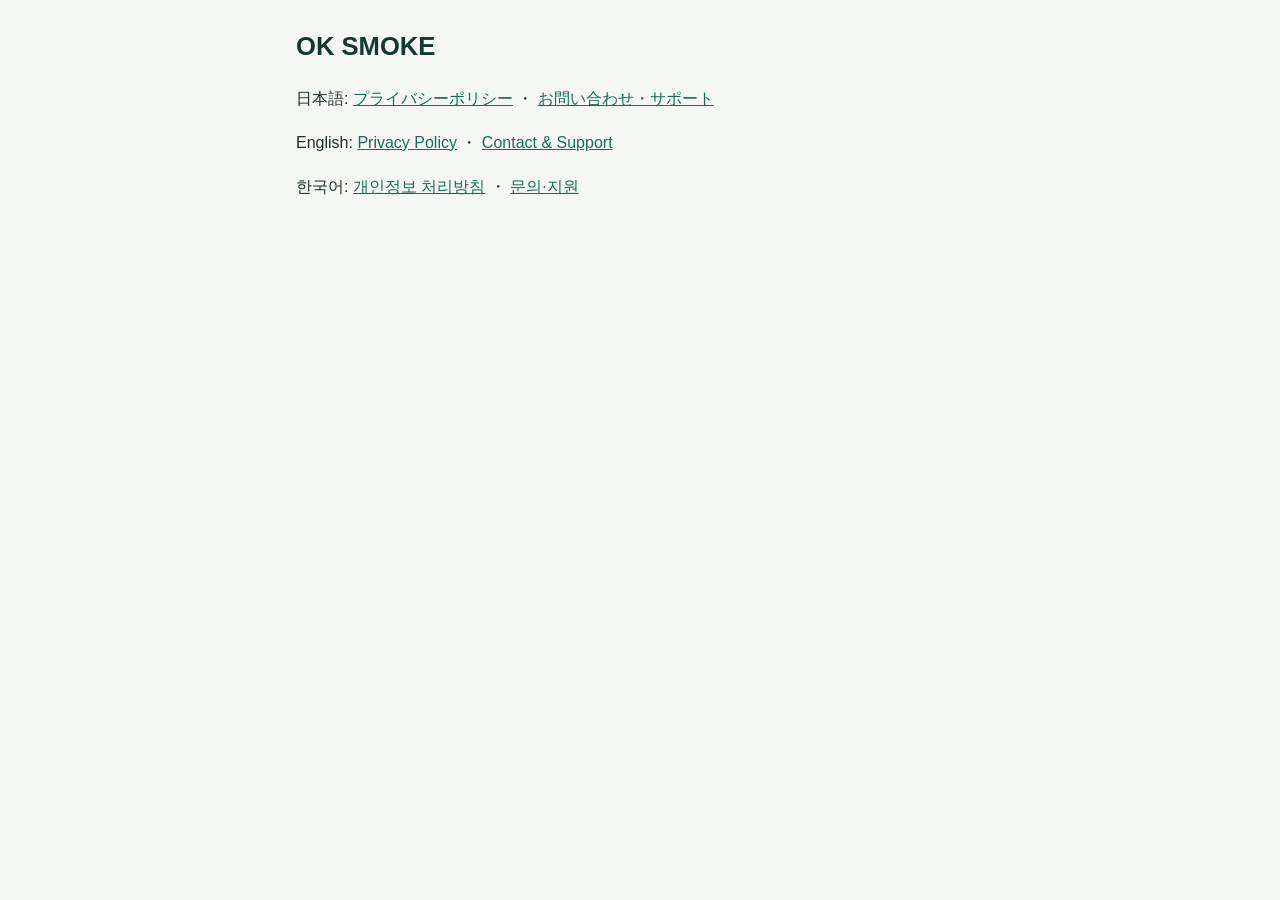
<file: ok-smoke/index.html>
<!doctype html>
<html lang="en">
<head><meta charset="utf-8"><meta name="viewport" content="width=device-width, initial-scale=1"><title>OK SMOKE</title><link rel="stylesheet" href="style.css"></head>
<body><main><h1>OK SMOKE</h1>
<p>日本語: <a href="ja/privacy.html">プライバシーポリシー</a> ・ <a href="ja/support.html">お問い合わせ・サポート</a></p>
<p>English: <a href="en/privacy.html">Privacy Policy</a> ・ <a href="en/support.html">Contact &amp; Support</a></p>
<p>한국어: <a href="ko/privacy.html">개인정보 처리방침</a> ・ <a href="ko/support.html">문의·지원</a></p>
</main></body></html>
</file>
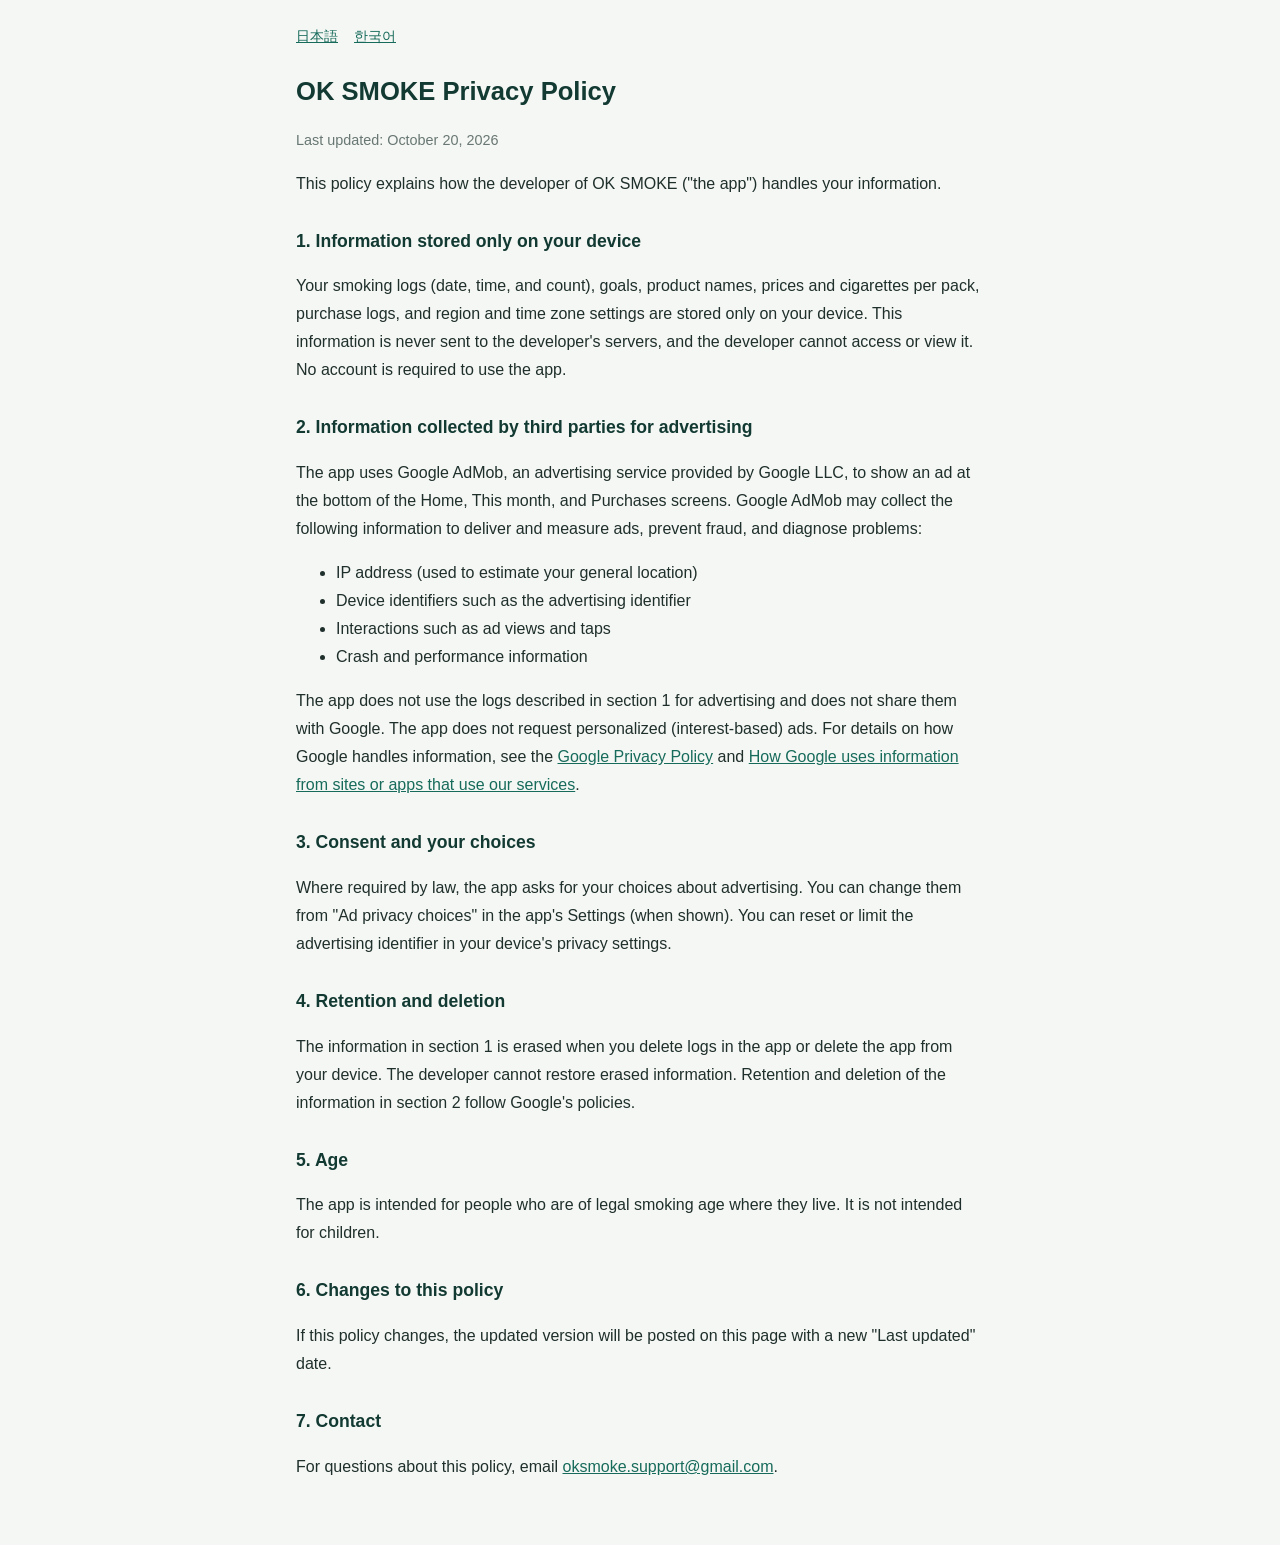
<file: ok-smoke/en/privacy.html>
<!doctype html>
<html lang="en">
<head>
<meta charset="utf-8">
<meta name="viewport" content="width=device-width, initial-scale=1">
<title>OK SMOKE Privacy Policy</title>
<link rel="stylesheet" href="../style.css">
</head>
<body>
<main>
<nav aria-label="Other languages"><a href="../ja/privacy.html" hreflang="ja">日本語</a> <a href="../ko/privacy.html" hreflang="ko">한국어</a></nav>
<h1>OK SMOKE Privacy Policy</h1>
<p class="meta">Last updated: October 20, 2026</p>
<p>This policy explains how the developer of OK SMOKE ("the app") handles your information.</p><h2>1. Information stored only on your device</h2><p>Your smoking logs (date, time, and count), goals, product names, prices and cigarettes per pack, purchase logs, and region and time zone settings are stored only on your device. This information is never sent to the developer's servers, and the developer cannot access or view it. No account is required to use the app.</p><h2>2. Information collected by third parties for advertising</h2><p>The app uses Google AdMob, an advertising service provided by Google LLC, to show an ad at the bottom of the Home, This month, and Purchases screens. Google AdMob may collect the following information to deliver and measure ads, prevent fraud, and diagnose problems:</p><ul><li>IP address (used to estimate your general location)</li><li>Device identifiers such as the advertising identifier</li><li>Interactions such as ad views and taps</li><li>Crash and performance information</li></ul><p>The app does not use the logs described in section 1 for advertising and does not share them with Google. The app does not request personalized (interest-based) ads. For details on how Google handles information, see the <a href="https://policies.google.com/privacy">Google Privacy Policy</a> and <a href="https://policies.google.com/technologies/partner-sites">How Google uses information from sites or apps that use our services</a>.</p><h2>3. Consent and your choices</h2><p>Where required by law, the app asks for your choices about advertising. You can change them from "Ad privacy choices" in the app's Settings (when shown). You can reset or limit the advertising identifier in your device's privacy settings.</p><h2>4. Retention and deletion</h2><p>The information in section 1 is erased when you delete logs in the app or delete the app from your device. The developer cannot restore erased information. Retention and deletion of the information in section 2 follow Google's policies.</p><h2>5. Age</h2><p>The app is intended for people who are of legal smoking age where they live. It is not intended for children.</p><h2>6. Changes to this policy</h2><p>If this policy changes, the updated version will be posted on this page with a new "Last updated" date.</p><h2>7. Contact</h2><p>For questions about this policy, email <a href="mailto:oksmoke.support@gmail.com">oksmoke.support@gmail.com</a>.</p>
</main>
</body>
</html>
</file>
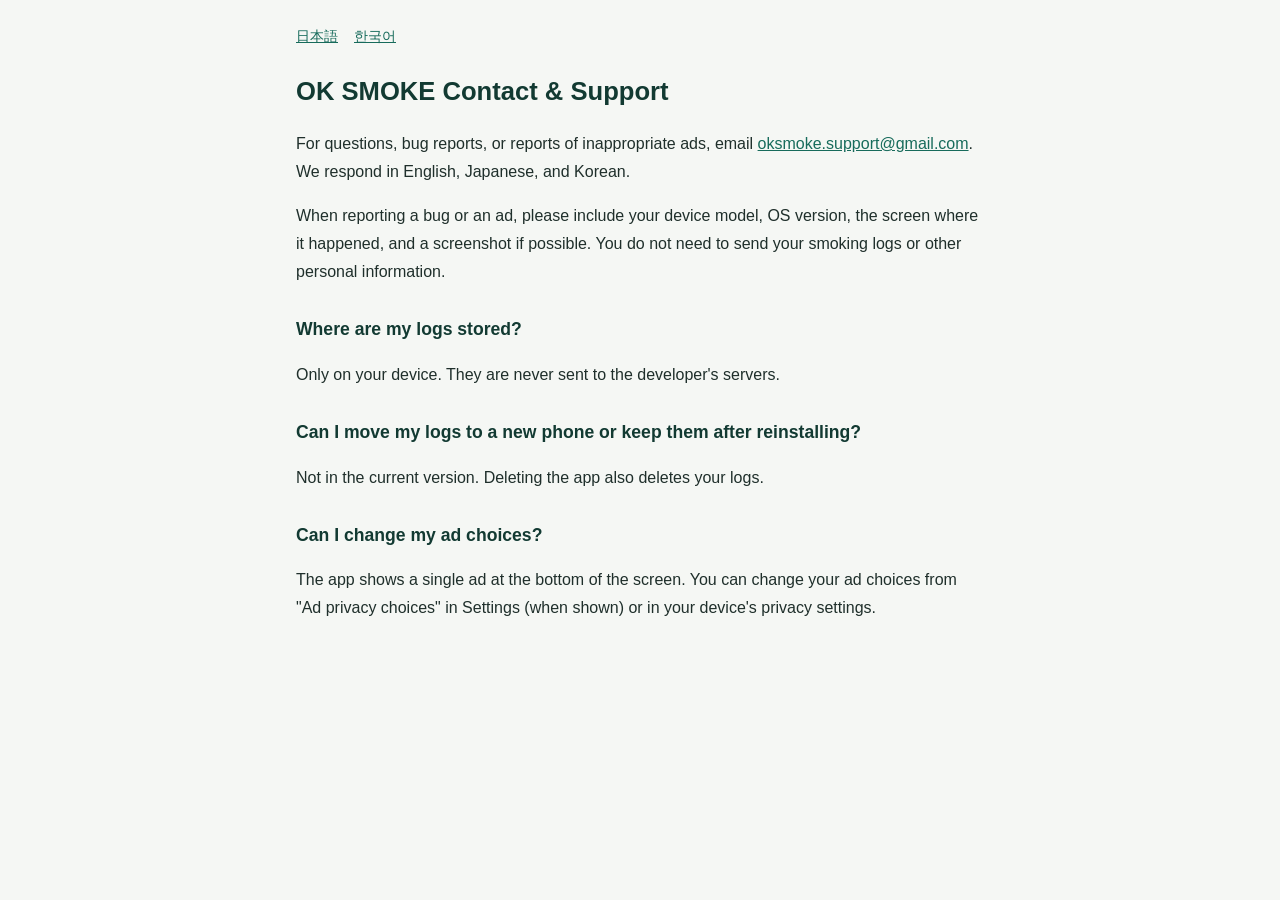
<file: ok-smoke/en/support.html>
<!doctype html>
<html lang="en">
<head>
<meta charset="utf-8">
<meta name="viewport" content="width=device-width, initial-scale=1">
<title>OK SMOKE Contact &amp; Support</title>
<link rel="stylesheet" href="../style.css">
</head>
<body>
<main>
<nav aria-label="Other languages"><a href="../ja/support.html" hreflang="ja">日本語</a> <a href="../ko/support.html" hreflang="ko">한국어</a></nav>
<h1>OK SMOKE Contact &amp; Support</h1>

<p>For questions, bug reports, or reports of inappropriate ads, email <a href="mailto:oksmoke.support@gmail.com">oksmoke.support@gmail.com</a>. We respond in English, Japanese, and Korean.</p><p>When reporting a bug or an ad, please include your device model, OS version, the screen where it happened, and a screenshot if possible. You do not need to send your smoking logs or other personal information.</p><h2>Where are my logs stored?</h2><p>Only on your device. They are never sent to the developer's servers.</p><h2>Can I move my logs to a new phone or keep them after reinstalling?</h2><p>Not in the current version. Deleting the app also deletes your logs.</p><h2>Can I change my ad choices?</h2><p>The app shows a single ad at the bottom of the screen. You can change your ad choices from "Ad privacy choices" in Settings (when shown) or in your device's privacy settings.</p>
</main>
</body>
</html>
</file>
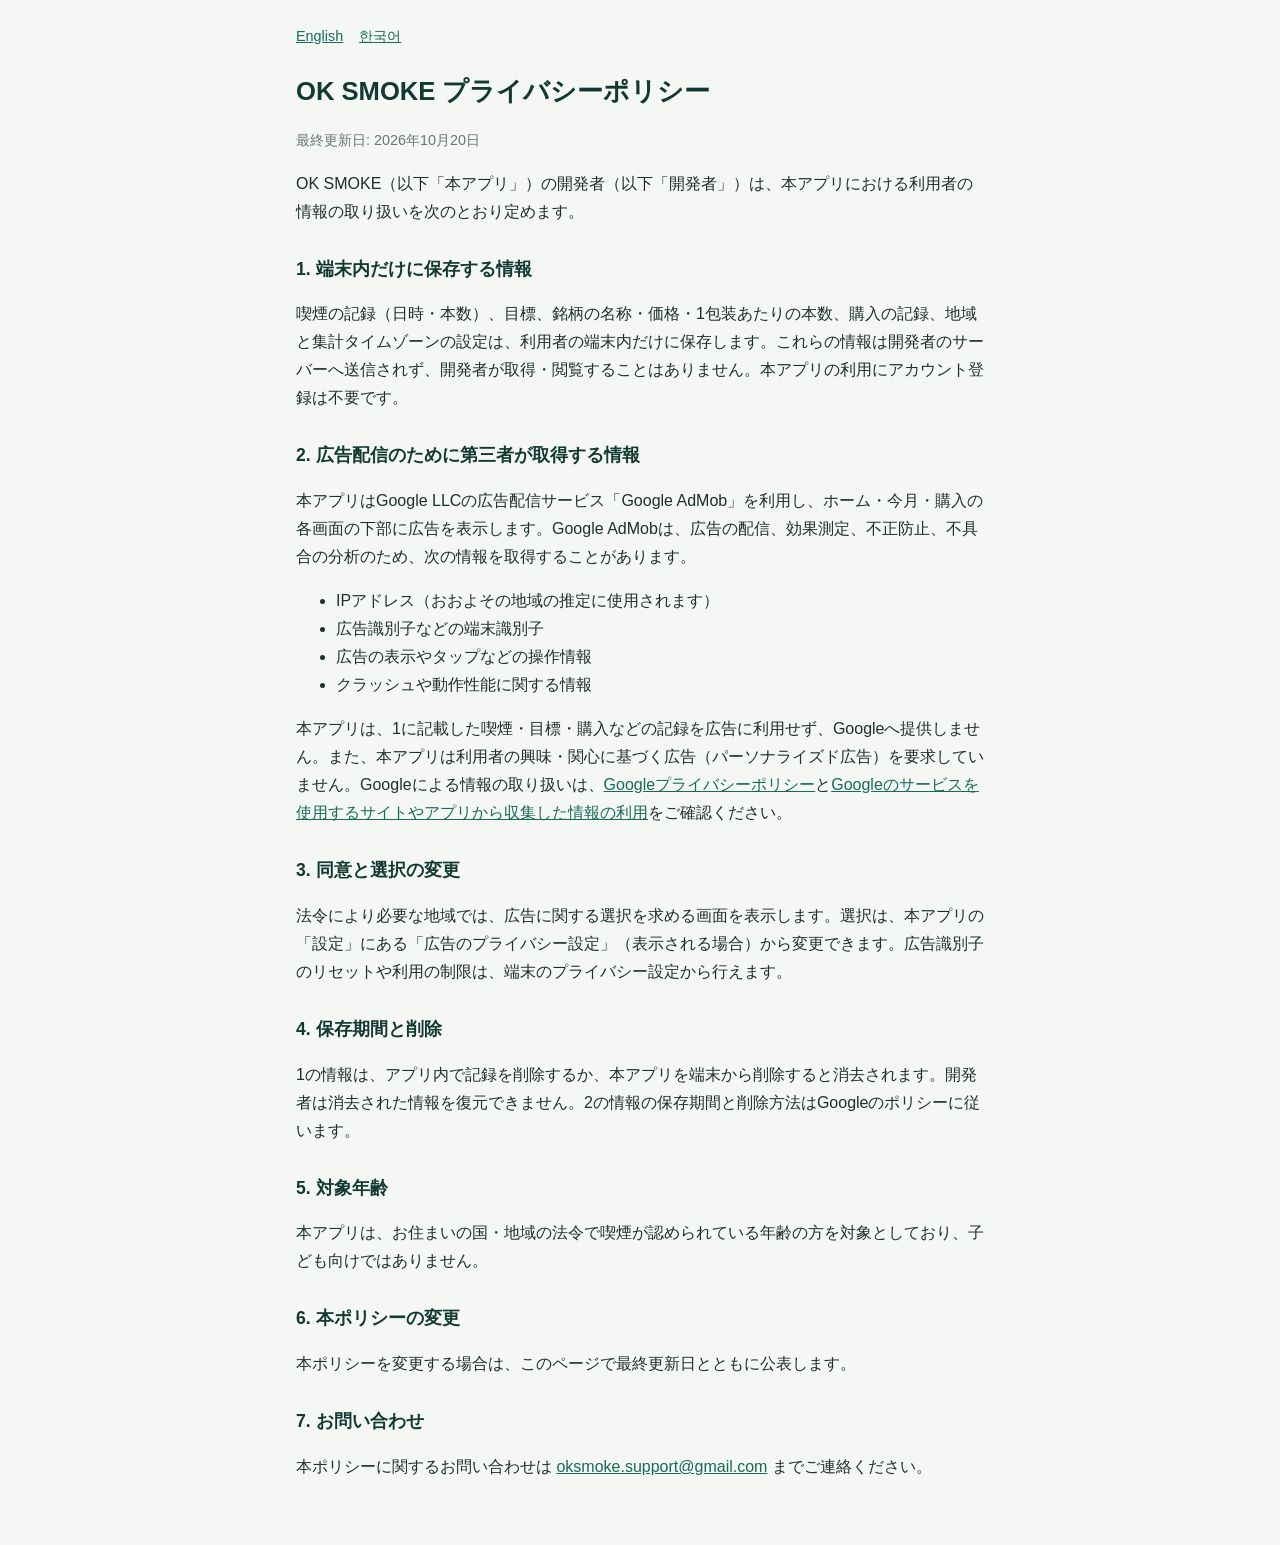
<file: ok-smoke/ja/privacy.html>
<!doctype html>
<html lang="ja">
<head>
<meta charset="utf-8">
<meta name="viewport" content="width=device-width, initial-scale=1">
<title>OK SMOKE プライバシーポリシー</title>
<link rel="stylesheet" href="../style.css">
</head>
<body>
<main>
<nav aria-label="他の言語"><a href="../en/privacy.html" hreflang="en">English</a> <a href="../ko/privacy.html" hreflang="ko">한국어</a></nav>
<h1>OK SMOKE プライバシーポリシー</h1>
<p class="meta">最終更新日: 2026年10月20日</p>
<p>OK SMOKE（以下「本アプリ」）の開発者（以下「開発者」）は、本アプリにおける利用者の情報の取り扱いを次のとおり定めます。</p><h2>1. 端末内だけに保存する情報</h2><p>喫煙の記録（日時・本数）、目標、銘柄の名称・価格・1包装あたりの本数、購入の記録、地域と集計タイムゾーンの設定は、利用者の端末内だけに保存します。これらの情報は開発者のサーバーへ送信されず、開発者が取得・閲覧することはありません。本アプリの利用にアカウント登録は不要です。</p><h2>2. 広告配信のために第三者が取得する情報</h2><p>本アプリはGoogle LLCの広告配信サービス「Google AdMob」を利用し、ホーム・今月・購入の各画面の下部に広告を表示します。Google AdMobは、広告の配信、効果測定、不正防止、不具合の分析のため、次の情報を取得することがあります。</p><ul><li>IPアドレス（おおよその地域の推定に使用されます）</li><li>広告識別子などの端末識別子</li><li>広告の表示やタップなどの操作情報</li><li>クラッシュや動作性能に関する情報</li></ul><p>本アプリは、1に記載した喫煙・目標・購入などの記録を広告に利用せず、Googleへ提供しません。また、本アプリは利用者の興味・関心に基づく広告（パーソナライズド広告）を要求していません。Googleによる情報の取り扱いは、<a href="https://policies.google.com/privacy">Googleプライバシーポリシー</a>と<a href="https://policies.google.com/technologies/partner-sites">Googleのサービスを使用するサイトやアプリから収集した情報の利用</a>をご確認ください。</p><h2>3. 同意と選択の変更</h2><p>法令により必要な地域では、広告に関する選択を求める画面を表示します。選択は、本アプリの「設定」にある「広告のプライバシー設定」（表示される場合）から変更できます。広告識別子のリセットや利用の制限は、端末のプライバシー設定から行えます。</p><h2>4. 保存期間と削除</h2><p>1の情報は、アプリ内で記録を削除するか、本アプリを端末から削除すると消去されます。開発者は消去された情報を復元できません。2の情報の保存期間と削除方法はGoogleのポリシーに従います。</p><h2>5. 対象年齢</h2><p>本アプリは、お住まいの国・地域の法令で喫煙が認められている年齢の方を対象としており、子ども向けではありません。</p><h2>6. 本ポリシーの変更</h2><p>本ポリシーを変更する場合は、このページで最終更新日とともに公表します。</p><h2>7. お問い合わせ</h2><p>本ポリシーに関するお問い合わせは <a href="mailto:oksmoke.support@gmail.com">oksmoke.support@gmail.com</a> までご連絡ください。</p>
</main>
</body>
</html>
</file>
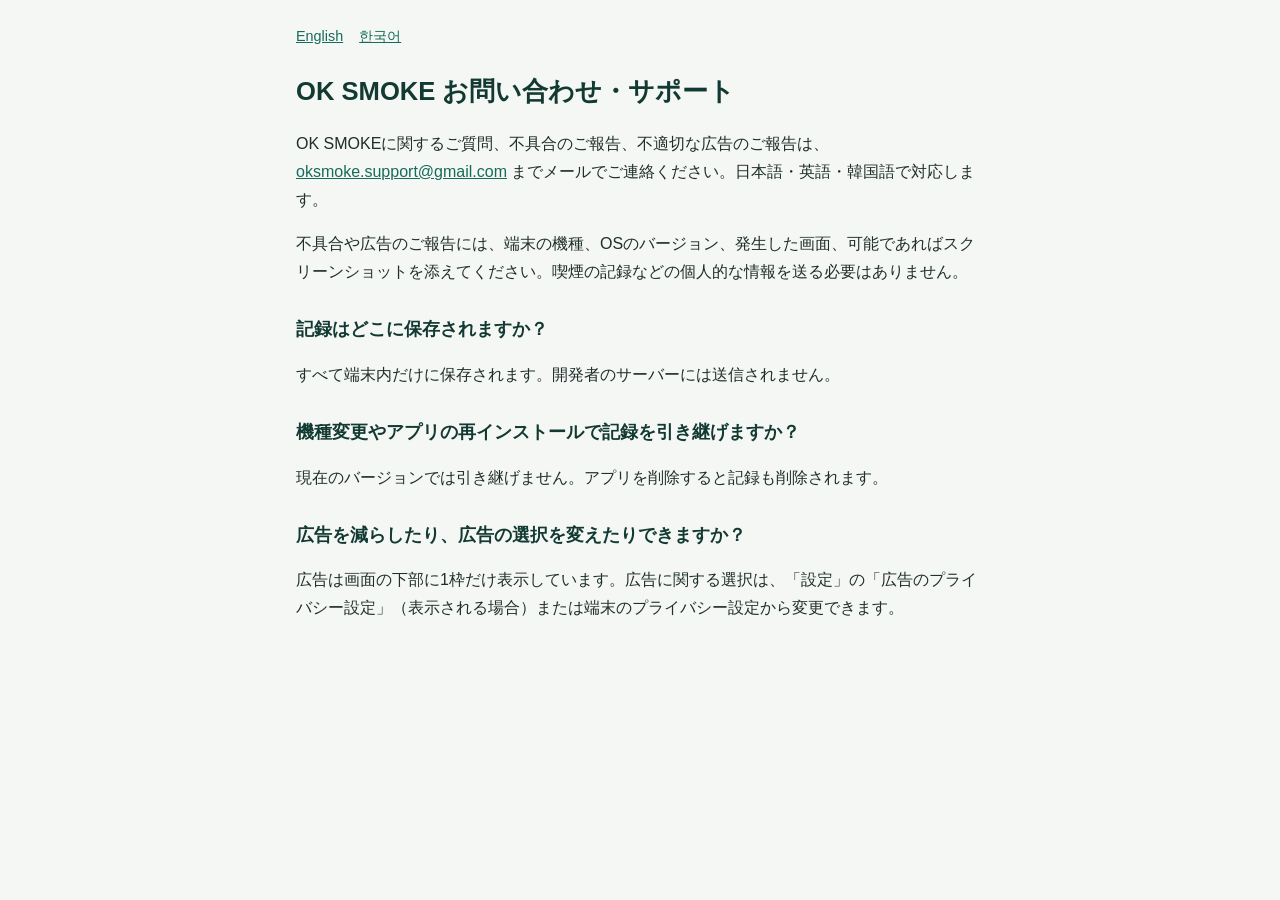
<file: ok-smoke/ja/support.html>
<!doctype html>
<html lang="ja">
<head>
<meta charset="utf-8">
<meta name="viewport" content="width=device-width, initial-scale=1">
<title>OK SMOKE お問い合わせ・サポート</title>
<link rel="stylesheet" href="../style.css">
</head>
<body>
<main>
<nav aria-label="他の言語"><a href="../en/support.html" hreflang="en">English</a> <a href="../ko/support.html" hreflang="ko">한국어</a></nav>
<h1>OK SMOKE お問い合わせ・サポート</h1>

<p>OK SMOKEに関するご質問、不具合のご報告、不適切な広告のご報告は、<a href="mailto:oksmoke.support@gmail.com">oksmoke.support@gmail.com</a> までメールでご連絡ください。日本語・英語・韓国語で対応します。</p><p>不具合や広告のご報告には、端末の機種、OSのバージョン、発生した画面、可能であればスクリーンショットを添えてください。喫煙の記録などの個人的な情報を送る必要はありません。</p><h2>記録はどこに保存されますか？</h2><p>すべて端末内だけに保存されます。開発者のサーバーには送信されません。</p><h2>機種変更やアプリの再インストールで記録を引き継げますか？</h2><p>現在のバージョンでは引き継げません。アプリを削除すると記録も削除されます。</p><h2>広告を減らしたり、広告の選択を変えたりできますか？</h2><p>広告は画面の下部に1枠だけ表示しています。広告に関する選択は、「設定」の「広告のプライバシー設定」（表示される場合）または端末のプライバシー設定から変更できます。</p>
</main>
</body>
</html>
</file>
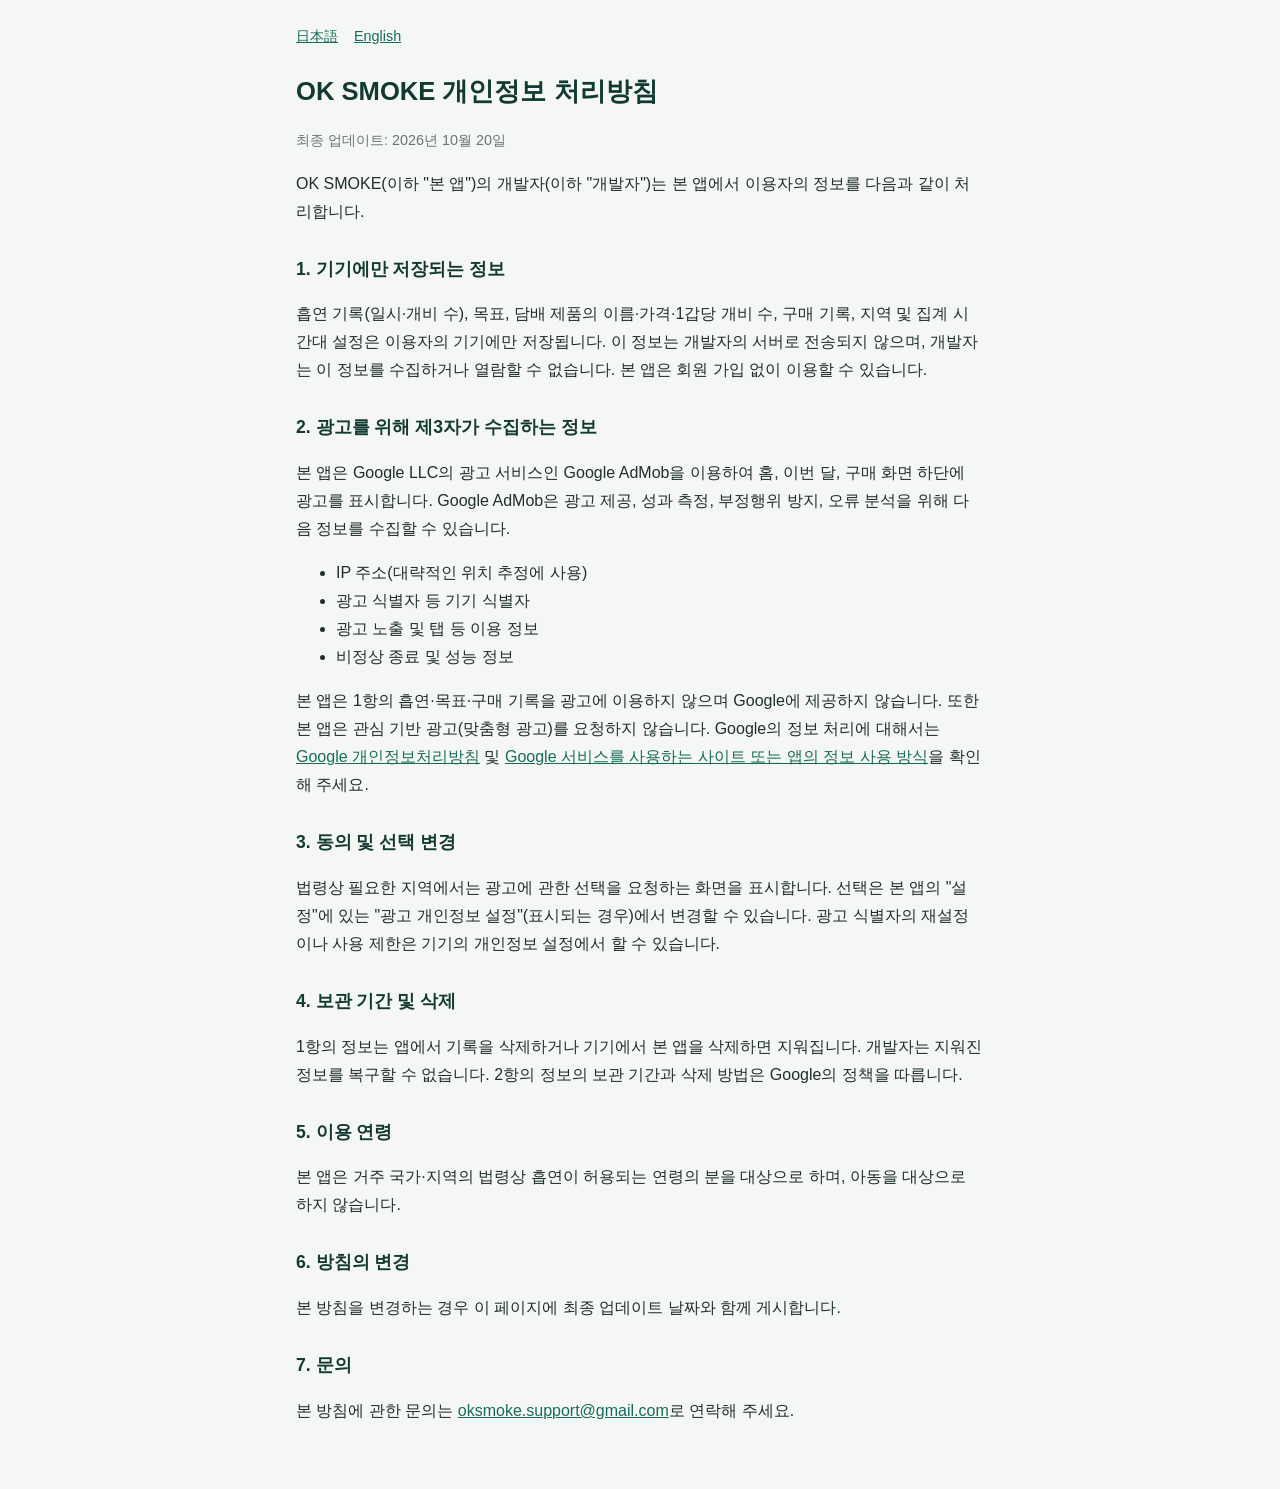
<file: ok-smoke/ko/privacy.html>
<!doctype html>
<html lang="ko">
<head>
<meta charset="utf-8">
<meta name="viewport" content="width=device-width, initial-scale=1">
<title>OK SMOKE 개인정보 처리방침</title>
<link rel="stylesheet" href="../style.css">
</head>
<body>
<main>
<nav aria-label="다른 언어"><a href="../ja/privacy.html" hreflang="ja">日本語</a> <a href="../en/privacy.html" hreflang="en">English</a></nav>
<h1>OK SMOKE 개인정보 처리방침</h1>
<p class="meta">최종 업데이트: 2026년 10월 20일</p>
<p>OK SMOKE(이하 "본 앱")의 개발자(이하 "개발자")는 본 앱에서 이용자의 정보를 다음과 같이 처리합니다.</p><h2>1. 기기에만 저장되는 정보</h2><p>흡연 기록(일시·개비 수), 목표, 담배 제품의 이름·가격·1갑당 개비 수, 구매 기록, 지역 및 집계 시간대 설정은 이용자의 기기에만 저장됩니다. 이 정보는 개발자의 서버로 전송되지 않으며, 개발자는 이 정보를 수집하거나 열람할 수 없습니다. 본 앱은 회원 가입 없이 이용할 수 있습니다.</p><h2>2. 광고를 위해 제3자가 수집하는 정보</h2><p>본 앱은 Google LLC의 광고 서비스인 Google AdMob을 이용하여 홈, 이번 달, 구매 화면 하단에 광고를 표시합니다. Google AdMob은 광고 제공, 성과 측정, 부정행위 방지, 오류 분석을 위해 다음 정보를 수집할 수 있습니다.</p><ul><li>IP 주소(대략적인 위치 추정에 사용)</li><li>광고 식별자 등 기기 식별자</li><li>광고 노출 및 탭 등 이용 정보</li><li>비정상 종료 및 성능 정보</li></ul><p>본 앱은 1항의 흡연·목표·구매 기록을 광고에 이용하지 않으며 Google에 제공하지 않습니다. 또한 본 앱은 관심 기반 광고(맞춤형 광고)를 요청하지 않습니다. Google의 정보 처리에 대해서는 <a href="https://policies.google.com/privacy">Google 개인정보처리방침</a> 및 <a href="https://policies.google.com/technologies/partner-sites">Google 서비스를 사용하는 사이트 또는 앱의 정보 사용 방식</a>을 확인해 주세요.</p><h2>3. 동의 및 선택 변경</h2><p>법령상 필요한 지역에서는 광고에 관한 선택을 요청하는 화면을 표시합니다. 선택은 본 앱의 "설정"에 있는 "광고 개인정보 설정"(표시되는 경우)에서 변경할 수 있습니다. 광고 식별자의 재설정이나 사용 제한은 기기의 개인정보 설정에서 할 수 있습니다.</p><h2>4. 보관 기간 및 삭제</h2><p>1항의 정보는 앱에서 기록을 삭제하거나 기기에서 본 앱을 삭제하면 지워집니다. 개발자는 지워진 정보를 복구할 수 없습니다. 2항의 정보의 보관 기간과 삭제 방법은 Google의 정책을 따릅니다.</p><h2>5. 이용 연령</h2><p>본 앱은 거주 국가·지역의 법령상 흡연이 허용되는 연령의 분을 대상으로 하며, 아동을 대상으로 하지 않습니다.</p><h2>6. 방침의 변경</h2><p>본 방침을 변경하는 경우 이 페이지에 최종 업데이트 날짜와 함께 게시합니다.</p><h2>7. 문의</h2><p>본 방침에 관한 문의는 <a href="mailto:oksmoke.support@gmail.com">oksmoke.support@gmail.com</a>로 연락해 주세요.</p>
</main>
</body>
</html>
</file>
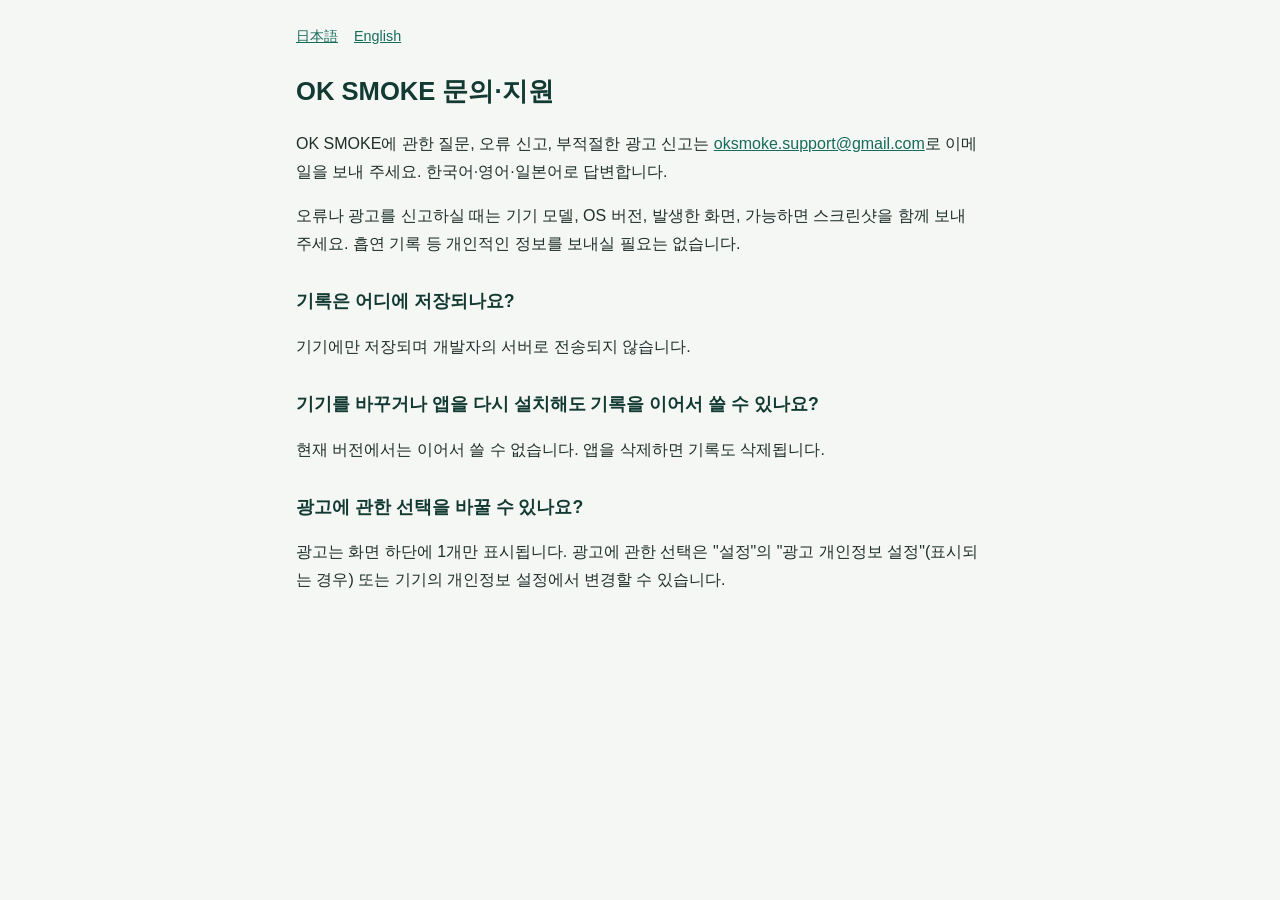
<file: ok-smoke/ko/support.html>
<!doctype html>
<html lang="ko">
<head>
<meta charset="utf-8">
<meta name="viewport" content="width=device-width, initial-scale=1">
<title>OK SMOKE 문의·지원</title>
<link rel="stylesheet" href="../style.css">
</head>
<body>
<main>
<nav aria-label="다른 언어"><a href="../ja/support.html" hreflang="ja">日本語</a> <a href="../en/support.html" hreflang="en">English</a></nav>
<h1>OK SMOKE 문의·지원</h1>

<p>OK SMOKE에 관한 질문, 오류 신고, 부적절한 광고 신고는 <a href="mailto:oksmoke.support@gmail.com">oksmoke.support@gmail.com</a>로 이메일을 보내 주세요. 한국어·영어·일본어로 답변합니다.</p><p>오류나 광고를 신고하실 때는 기기 모델, OS 버전, 발생한 화면, 가능하면 스크린샷을 함께 보내 주세요. 흡연 기록 등 개인적인 정보를 보내실 필요는 없습니다.</p><h2>기록은 어디에 저장되나요?</h2><p>기기에만 저장되며 개발자의 서버로 전송되지 않습니다.</p><h2>기기를 바꾸거나 앱을 다시 설치해도 기록을 이어서 쓸 수 있나요?</h2><p>현재 버전에서는 이어서 쓸 수 없습니다. 앱을 삭제하면 기록도 삭제됩니다.</p><h2>광고에 관한 선택을 바꿀 수 있나요?</h2><p>광고는 화면 하단에 1개만 표시됩니다. 광고에 관한 선택은 "설정"의 "광고 개인정보 설정"(표시되는 경우) 또는 기기의 개인정보 설정에서 변경할 수 있습니다.</p>
</main>
</body>
</html>
</file>
<file: ok-smoke/style.css>
*{box-sizing:border-box}body{margin:0;font-family:-apple-system,BlinkMacSystemFont,"Hiragino Sans","Apple SD Gothic Neo",sans-serif;line-height:1.75;color:#1f2f2b;background:#f5f7f4}main{max-width:720px;margin:0 auto;padding:24px 16px 48px}h1{color:#123a32;font-size:1.6rem;margin:0 0 4px}h2{color:#123a32;font-size:1.1rem;margin:28px 0 8px}a{color:#176b5b}.meta{color:#687773;font-size:.9rem}nav{font-size:.9rem;margin-bottom:20px}nav a{margin-right:12px}
</file>
